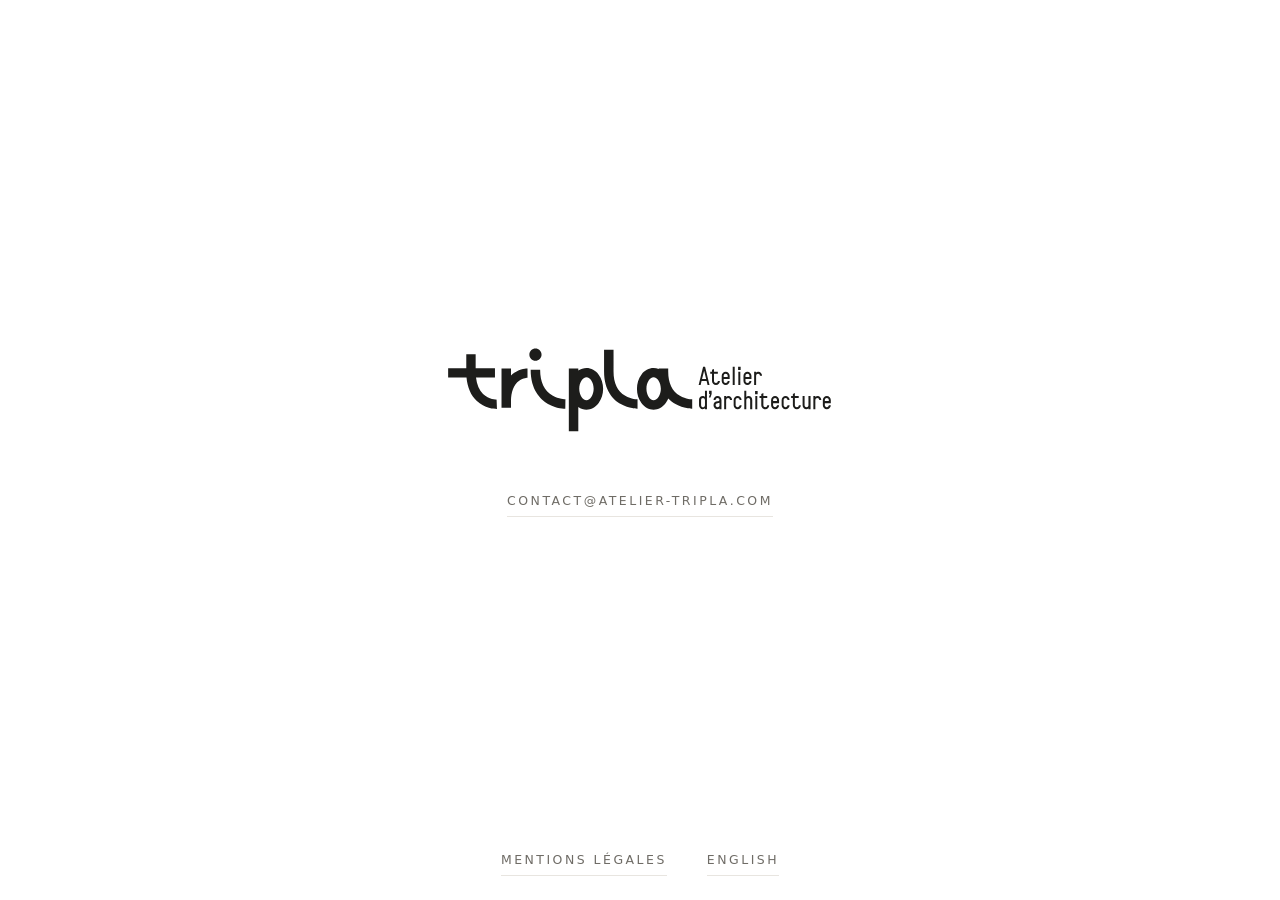
<file: index.html>
<!doctype html>
<html lang="fr">
<meta charset="utf-8">
<meta name="viewport" content="width=device-width, initial-scale=1">
<meta name="theme-color" content="#ffffff">
<title>Tripla — Atelier d'architecture à Nantes</title>
<meta name="description" content="Tripla, atelier d'architecture à Nantes fondé par Anaëlle Allouchery, architecte DE-HMONP inscrite à l'Ordre des architectes. contact@atelier-tripla.com">
<meta property="og:type" content="website">
<meta property="og:title" content="Tripla — Atelier d'architecture à Nantes">
<meta property="og:site_name" content="Tripla — Atelier d'architecture">
<meta property="og:locale" content="fr_FR">
<meta property="og:locale:alternate" content="en_GB">
<meta property="og:description" content="Atelier d'architecture à Nantes fondé par Anaëlle Allouchery, architecte DE-HMONP inscrite à l'Ordre.">
<meta property="og:url" content="https://atelier-tripla.com/">
<meta property="og:image" content="https://atelier-tripla.com/assets/og-tripla.png">
<meta property="og:image:width" content="1200">
<meta property="og:image:height" content="630">
<meta name="twitter:card" content="summary_large_image">
<link rel="alternate" hreflang="fr" href="https://atelier-tripla.com/">
<link rel="alternate" hreflang="en" href="https://atelier-tripla.com/en/">
<link rel="alternate" hreflang="x-default" href="https://atelier-tripla.com/">
<link rel="icon" href="assets/favicon-32.png" sizes="32x32">
<link rel="icon" href="assets/favicon.svg" type="image/svg+xml">
<link rel="apple-touch-icon" href="assets/apple-touch-icon.png">
<link rel="stylesheet" href="assets/style.css">
<script type="speculationrules">
{"prerender": [{"where": {"href_matches": "/*"}, "eagerness": "moderate"}]}
</script>
<script type="application/ld+json">
{
  "@context": "https://schema.org",
  "@type": "ProfessionalService",
  "name": "Tripla — Atelier d'architecture",
  "legalName": "ATELIER TRIPLA",
  "url": "https://atelier-tripla.com/",
  "logo": "https://atelier-tripla.com/assets/logo-tripla.svg",
  "email": "contact@atelier-tripla.com",
  "address": { "@type": "PostalAddress", "streetAddress": "24 rue du 65e Régiment d'Infanterie", "postalCode": "44000", "addressLocality": "Nantes", "addressCountry": "FR" },
  "vatID": "FR62106052962",
  "image": "https://atelier-tripla.com/assets/og-tripla.png",
  "geo": { "@type": "GeoCoordinates", "latitude": 47.2254, "longitude": -1.5501 },
  "founder": { "@type": "Person", "name": "Anaëlle Allouchery", "jobTitle": "Architecte DE-HMONP" }
}
</script>

<body class="accueil">
<main>
<h1><img src="assets/logo-tripla.svg" width="328" height="73" alt="Tripla — Atelier d'architecture" fetchpriority="high"></h1>
<nav>
  <a href="mailto:contact@atelier-tripla.com">contact@atelier-tripla.com</a>
</nav>
</main>
<footer>
  <a href="mentions-legales.html">Mentions légales</a>
  <a href="en/" hreflang="en" lang="en">English</a>
</footer>
</file>
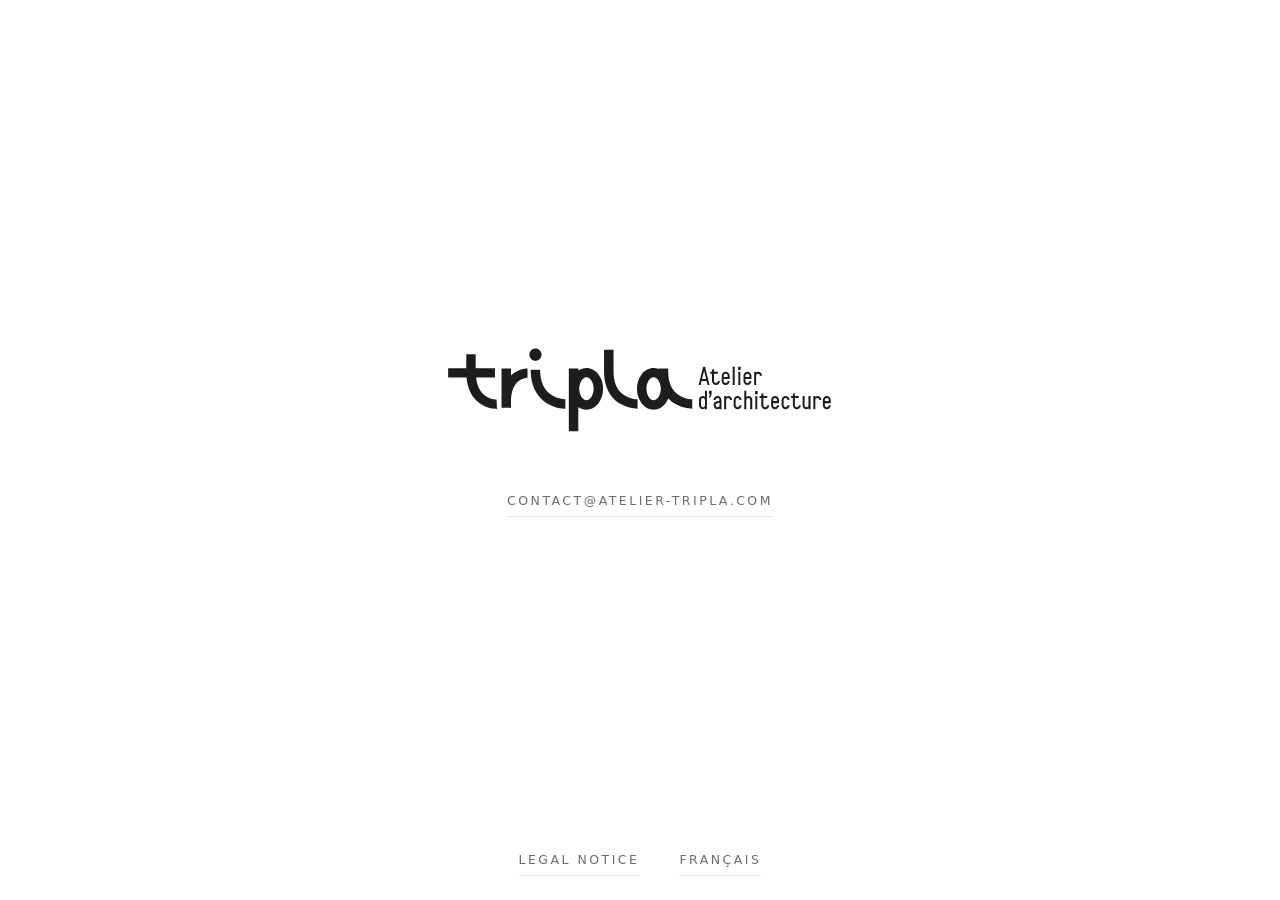
<file: en/index.html>
<!doctype html>
<html lang="en">
<meta charset="utf-8">
<meta name="viewport" content="width=device-width, initial-scale=1">
<meta name="theme-color" content="#ffffff">
<title>Tripla — Architecture studio in Nantes</title>
<meta name="description" content="Tripla, an architecture studio in Nantes, France, founded by Anaëlle Allouchery, a registered architect (DE-HMONP). contact@atelier-tripla.com">
<meta property="og:type" content="website">
<meta property="og:title" content="Tripla — Architecture studio in Nantes">
<meta property="og:site_name" content="Tripla — Atelier d'architecture">
<meta property="og:locale" content="en_GB">
<meta property="og:locale:alternate" content="fr_FR">
<meta property="og:description" content="Architecture studio in Nantes, France, founded by Anaëlle Allouchery, a registered architect (DE-HMONP).">
<meta property="og:url" content="https://atelier-tripla.com/en/">
<meta property="og:image" content="https://atelier-tripla.com/assets/og-tripla.png">
<meta property="og:image:width" content="1200">
<meta property="og:image:height" content="630">
<meta name="twitter:card" content="summary_large_image">
<link rel="alternate" hreflang="fr" href="https://atelier-tripla.com/">
<link rel="alternate" hreflang="en" href="https://atelier-tripla.com/en/">
<link rel="alternate" hreflang="x-default" href="https://atelier-tripla.com/">
<link rel="icon" href="../assets/favicon-32.png" sizes="32x32">
<link rel="icon" href="../assets/favicon.svg" type="image/svg+xml">
<link rel="apple-touch-icon" href="../assets/apple-touch-icon.png">
<link rel="stylesheet" href="../assets/style.css">
<script type="speculationrules">
{"prerender": [{"where": {"href_matches": "/*"}, "eagerness": "moderate"}]}
</script>

<body class="accueil">
<main>
<h1><img src="../assets/logo-tripla.svg" width="328" height="73" alt="Tripla — Atelier d'architecture" fetchpriority="high"></h1>
<nav>
  <a href="mailto:contact@atelier-tripla.com">contact@atelier-tripla.com</a>
</nav>
</main>
<footer>
  <a href="legal-notice.html">Legal notice</a>
  <a href="../" hreflang="fr" lang="fr">Français</a>
</footer>
</file>
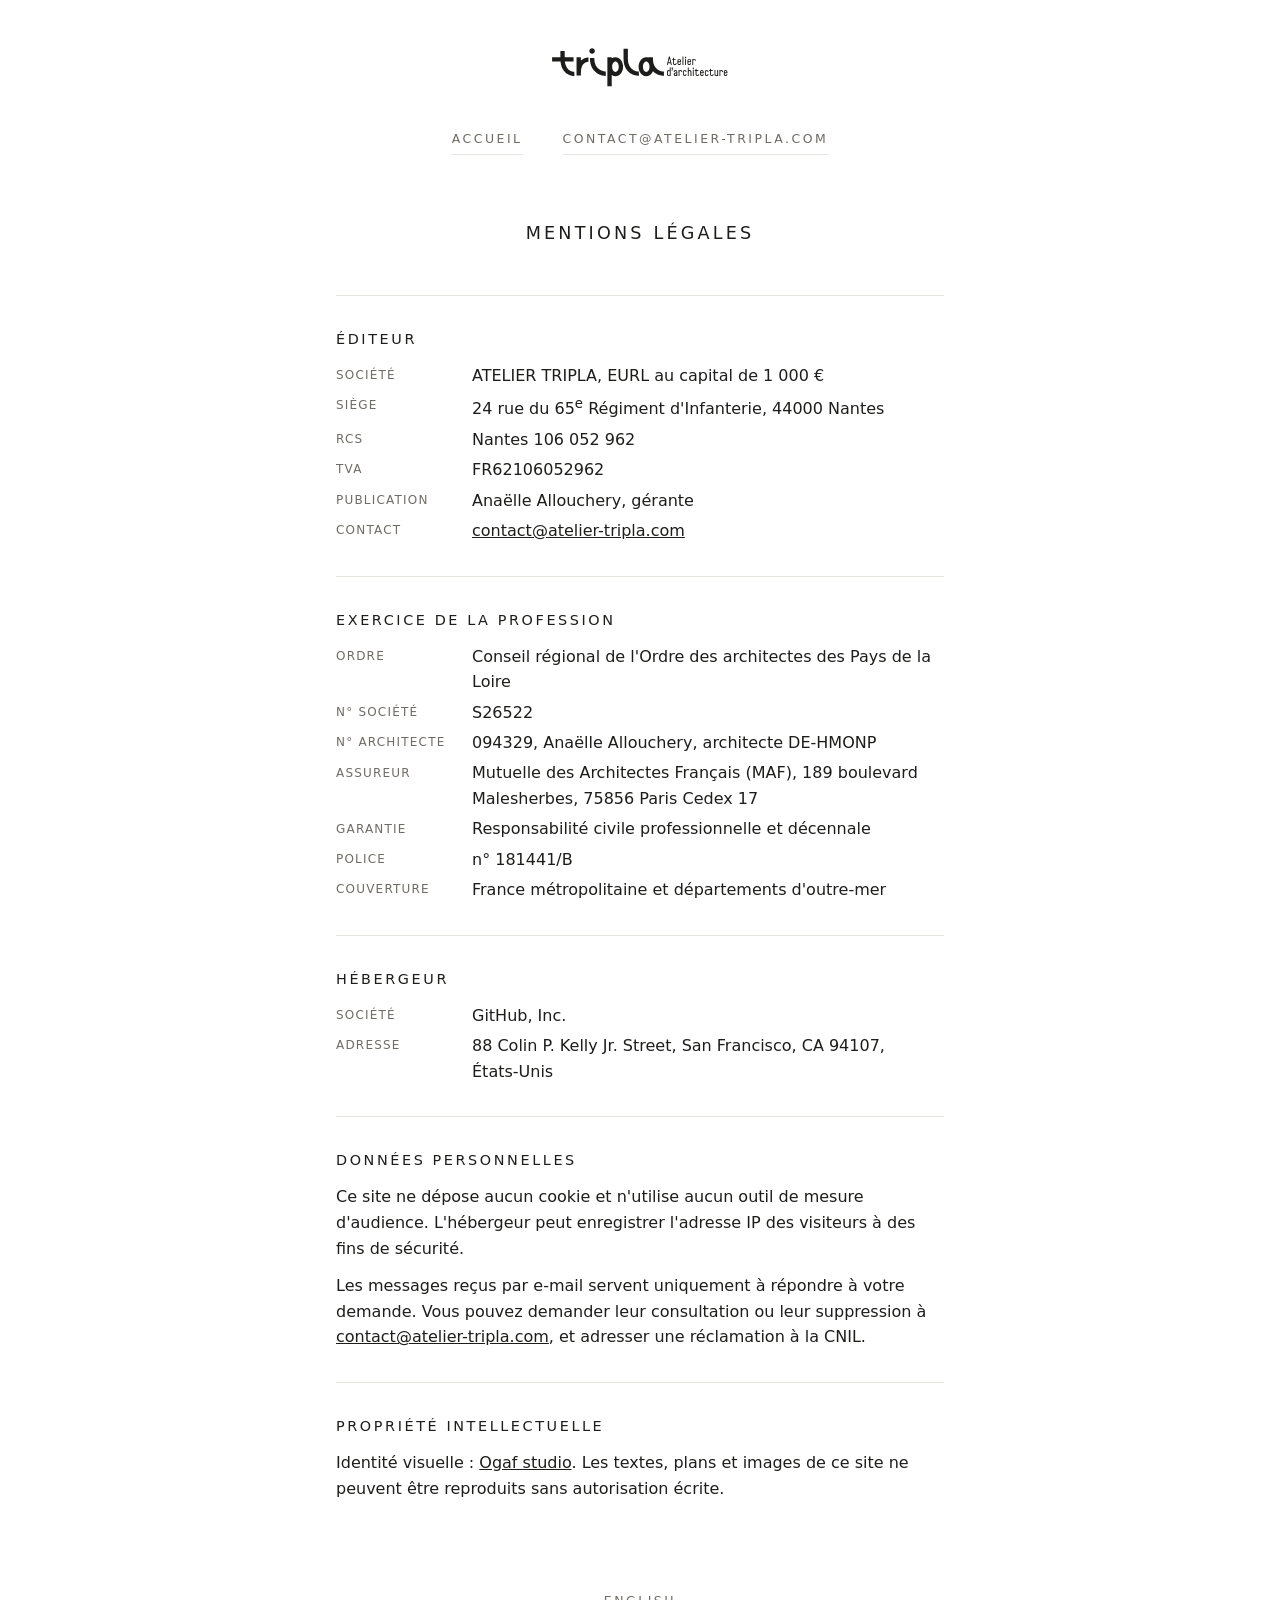
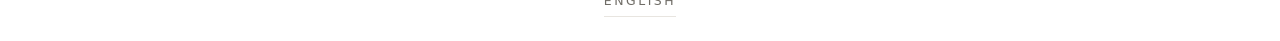
<file: mentions-legales.html>
<!doctype html>
<html lang="fr">
<meta charset="utf-8">
<meta name="viewport" content="width=device-width, initial-scale=1">
<meta name="theme-color" content="#ffffff">
<title>Mentions légales — Tripla, atelier d'architecture</title>
<meta name="robots" content="noindex">
<link rel="icon" href="assets/favicon-32.png" sizes="32x32">
<link rel="icon" href="assets/favicon.svg" type="image/svg+xml">
<link rel="apple-touch-icon" href="assets/apple-touch-icon.png">
<link rel="stylesheet" href="assets/style.css">
<script type="speculationrules">
{"prerender": [{"where": {"href_matches": "/*"}, "eagerness": "moderate"}]}
</script>

<header>
  <a href="./"><img src="assets/logo-tripla.svg" width="328" height="73" alt="Tripla — accueil"></a>
  <nav>
    <a href="./">Accueil</a>
    <a href="mailto:contact@atelier-tripla.com">contact@atelier-tripla.com</a>
  </nav>
</header>

<main class="texte">
  <h1>Mentions légales</h1>

  <h2>Éditeur</h2>
  <dl>
    <dt>Société</dt><dd>ATELIER TRIPLA, EURL au capital de 1&nbsp;000&nbsp;€</dd>
    <dt>Siège</dt><dd>24 rue du 65<sup>e</sup> Régiment d'Infanterie, 44000 Nantes</dd>
    <dt>RCS</dt><dd>Nantes 106&nbsp;052&nbsp;962</dd>
    <dt>TVA</dt><dd>FR62106052962</dd>
    <dt>Publication</dt><dd>Anaëlle Allouchery, gérante</dd>
    <dt>Contact</dt><dd><a href="mailto:contact@atelier-tripla.com">contact@atelier-tripla.com</a></dd>
  </dl>

  <h2>Exercice de la profession</h2>
  <dl>
    <dt>Ordre</dt><dd>Conseil régional de l'Ordre des architectes des Pays de la Loire</dd>
    <dt>N° société</dt><dd>S26522</dd>
    <dt>N° architecte</dt><dd>094329, Anaëlle Allouchery, architecte DE-HMONP</dd>
    <dt>Assureur</dt><dd>Mutuelle des Architectes Français (MAF), 189 boulevard Malesherbes, 75856 Paris Cedex 17</dd>
    <dt>Garantie</dt><dd>Responsabilité civile professionnelle et décennale</dd>
    <dt>Police</dt><dd>n°&nbsp;181441/B</dd>
    <dt>Couverture</dt><dd>France métropolitaine et départements d'outre-mer</dd>
  </dl>

  <h2>Hébergeur</h2>
  <dl>
    <dt>Société</dt><dd>GitHub, Inc.</dd>
    <dt>Adresse</dt><dd>88 Colin P. Kelly Jr. Street, San Francisco, CA 94107, États&#8209;Unis</dd>
  </dl>

  <h2>Données personnelles</h2>
  <p>Ce site ne dépose aucun cookie et n'utilise aucun outil de mesure d'audience. L'hébergeur peut enregistrer l'adresse IP des visiteurs à des fins de sécurité.</p>
  <p>Les messages reçus par e-mail servent uniquement à répondre à votre demande. Vous pouvez demander leur consultation ou leur suppression à <a href="mailto:contact@atelier-tripla.com">contact@atelier-tripla.com</a>, et adresser une réclamation à la CNIL.</p>

  <h2>Propriété intellectuelle</h2>
  <p>Identité visuelle : <a href="https://ogaf.studio/">Ogaf studio</a>. Les textes, plans et images de ce site ne peuvent être reproduits sans autorisation écrite.</p>
</main>

<footer><a href="en/legal-notice.html" hreflang="en" lang="en">English</a></footer>
</file>
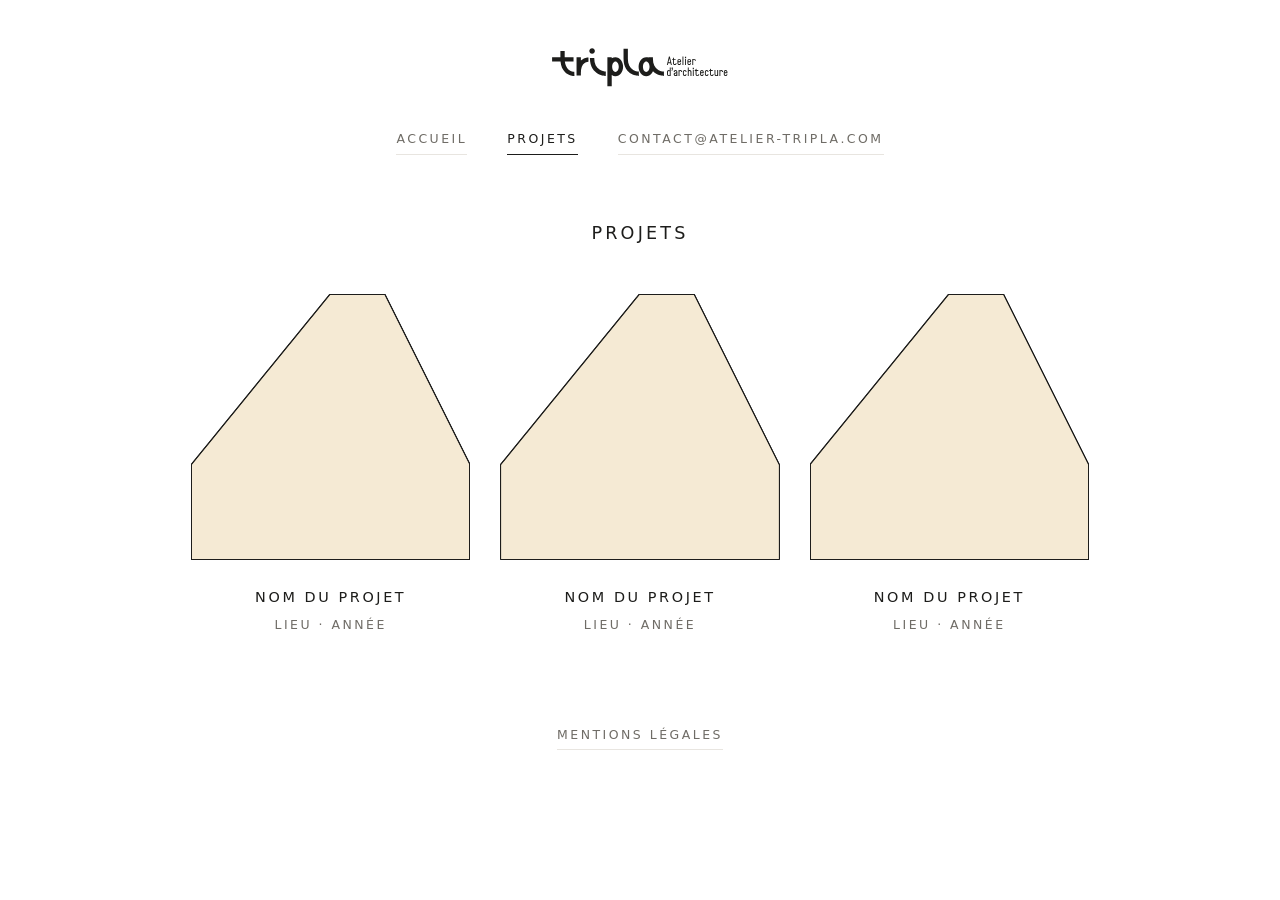
<file: projets.html>
<!doctype html>
<html lang="fr">
<meta charset="utf-8">
<meta name="viewport" content="width=device-width, initial-scale=1">
<meta name="theme-color" content="#ffffff">
<title>Projets — Tripla, atelier d'architecture</title>
<meta name="description" content="Les projets de Tripla, atelier d'architecture à Nantes.">
<meta name="robots" content="noindex">
<link rel="icon" href="assets/favicon-32.png" sizes="32x32">
<link rel="icon" href="assets/favicon.svg" type="image/svg+xml">
<link rel="apple-touch-icon" href="assets/apple-touch-icon.png">
<link rel="stylesheet" href="assets/style.css">
<script type="speculationrules">
{"prerender": [{"where": {"href_matches": "/*"}, "eagerness": "moderate"}]}
</script>

<header>
  <a href="./"><img src="assets/logo-tripla.svg" width="328" height="73" alt="Tripla — accueil"></a>
  <nav>
    <a href="./">Accueil</a>
    <a href="projets.html" aria-current="page">Projets</a>
    <a href="mailto:contact@atelier-tripla.com">contact@atelier-tripla.com</a>
  </nav>
</header>

<main>
  <h1>Projets</h1>

  <ul class="projets">
    <li>
      <a href="projets/projet-exemple.html">
        <figure class="maison"><img src="assets/projets/placeholder.svg" width="1200" height="800" alt=""></figure>
        <h2>Nom du projet</h2>
        <p class="meta">Lieu · Année</p>
      </a>
    </li>
    <li>
      <a href="projets/projet-exemple.html">
        <figure class="maison"><img src="assets/projets/placeholder.svg" width="1200" height="800" alt=""></figure>
        <h2>Nom du projet</h2>
        <p class="meta">Lieu · Année</p>
      </a>
    </li>
    <li>
      <a href="projets/projet-exemple.html">
        <figure class="maison"><img src="assets/projets/placeholder.svg" width="1200" height="800" alt="" loading="lazy" decoding="async"></figure>
        <h2>Nom du projet</h2>
        <p class="meta">Lieu · Année</p>
      </a>
    </li>
  </ul>
</main>

<footer><a href="mentions-legales.html">Mentions légales</a></footer>
</file>
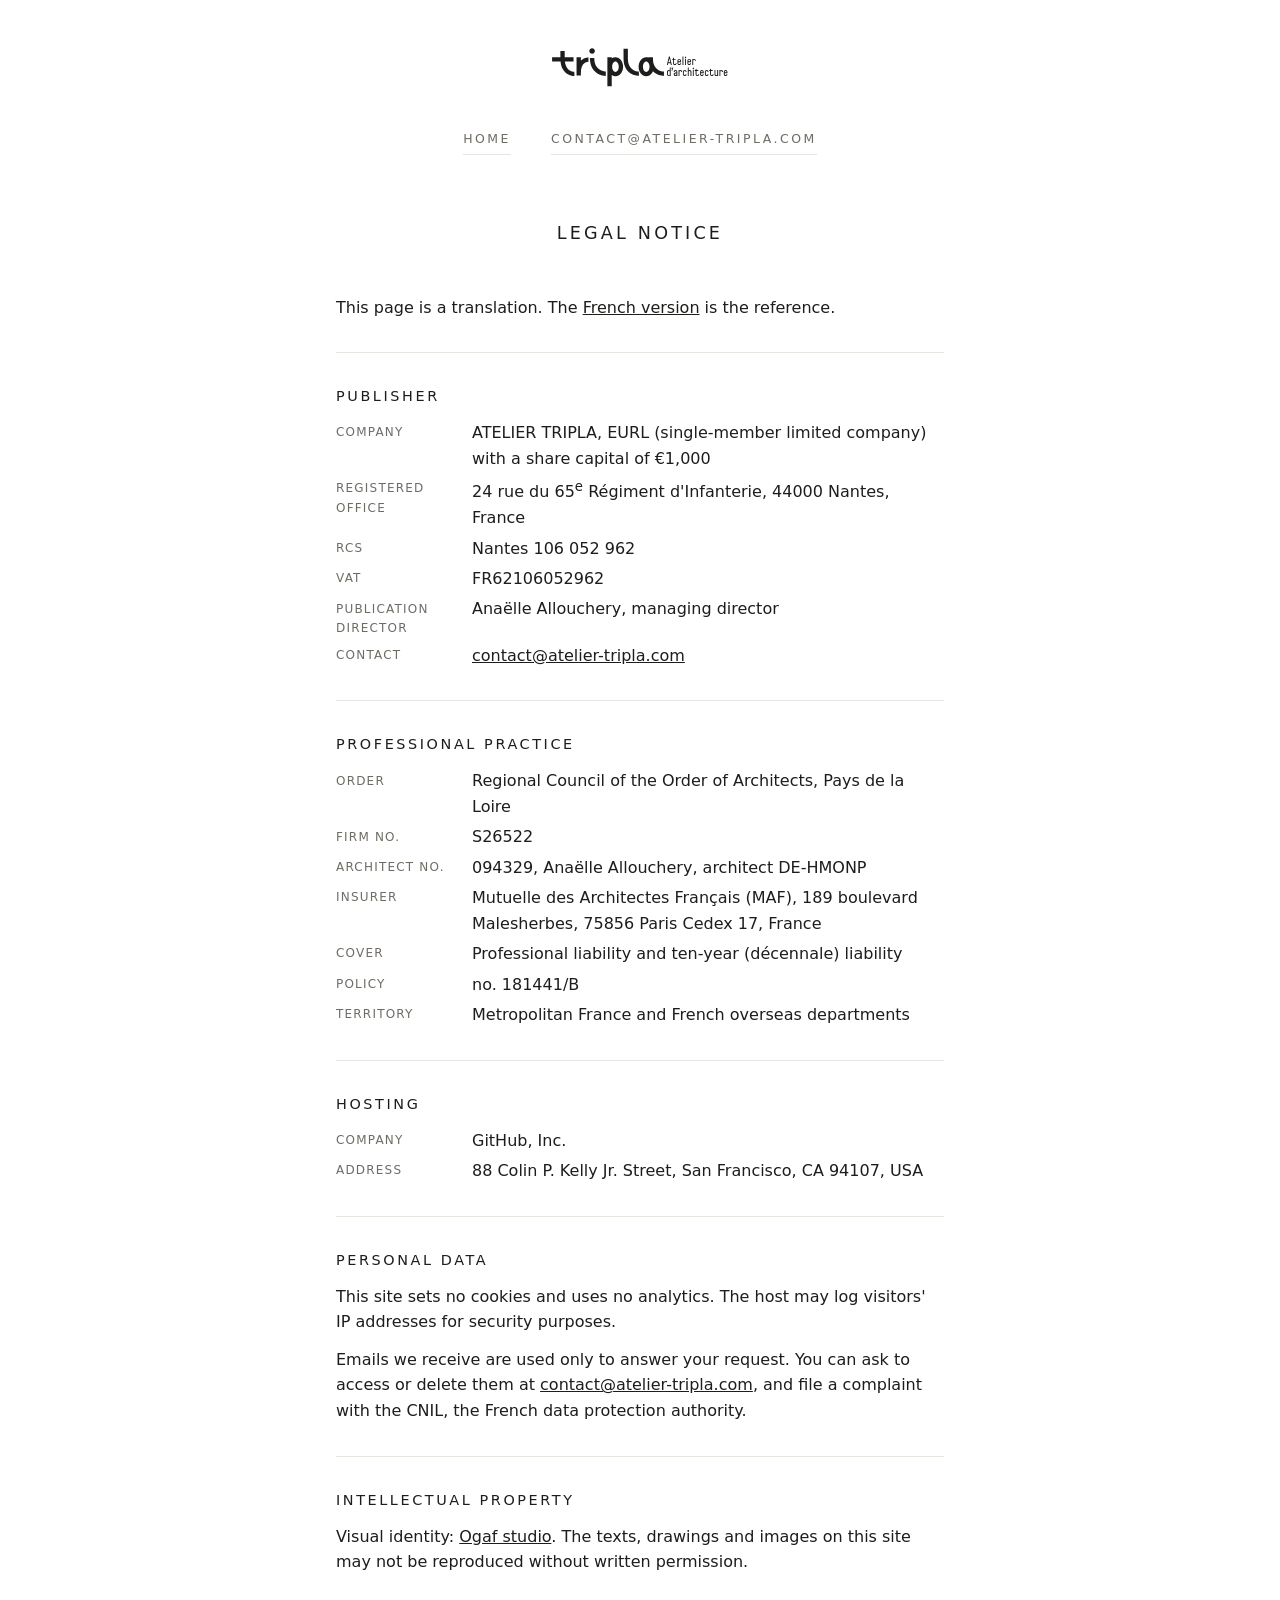
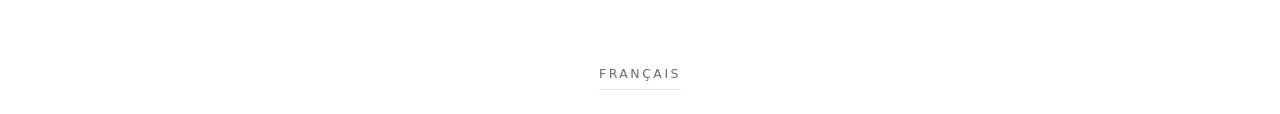
<file: en/legal-notice.html>
<!doctype html>
<html lang="en">
<meta charset="utf-8">
<meta name="viewport" content="width=device-width, initial-scale=1">
<meta name="theme-color" content="#ffffff">
<title>Legal notice — Tripla, architecture studio</title>
<meta name="robots" content="noindex">
<link rel="icon" href="../assets/favicon-32.png" sizes="32x32">
<link rel="icon" href="../assets/favicon.svg" type="image/svg+xml">
<link rel="apple-touch-icon" href="../assets/apple-touch-icon.png">
<link rel="stylesheet" href="../assets/style.css">
<script type="speculationrules">
{"prerender": [{"where": {"href_matches": "/*"}, "eagerness": "moderate"}]}
</script>

<header>
  <a href="./"><img src="../assets/logo-tripla.svg" width="328" height="73" alt="Tripla — home"></a>
  <nav>
    <a href="./">Home</a>
    <a href="mailto:contact@atelier-tripla.com">contact@atelier-tripla.com</a>
  </nav>
</header>

<main class="texte">
  <h1>Legal notice</h1>
  <p>This page is a translation. The <a href="../mentions-legales.html" hreflang="fr" lang="fr">French version</a> is the reference.</p>

  <h2>Publisher</h2>
  <dl>
    <dt>Company</dt><dd>ATELIER TRIPLA, EURL (single-member limited company) with a share capital of €1,000</dd>
    <dt>Registered office</dt><dd>24 rue du 65<sup>e</sup> Régiment d'Infanterie, 44000 Nantes, France</dd>
    <dt>RCS</dt><dd>Nantes 106&nbsp;052&nbsp;962</dd>
    <dt>VAT</dt><dd>FR62106052962</dd>
    <dt>Publication director</dt><dd>Anaëlle Allouchery, managing director</dd>
    <dt>Contact</dt><dd><a href="mailto:contact@atelier-tripla.com">contact@atelier-tripla.com</a></dd>
  </dl>

  <h2>Professional practice</h2>
  <dl>
    <dt>Order</dt><dd>Regional Council of the Order of Architects, Pays de la Loire</dd>
    <dt>Firm no.</dt><dd>S26522</dd>
    <dt>Architect no.</dt><dd>094329, Anaëlle Allouchery, architect DE-HMONP</dd>
    <dt>Insurer</dt><dd>Mutuelle des Architectes Français (MAF), 189 boulevard Malesherbes, 75856 Paris Cedex 17, France</dd>
    <dt>Cover</dt><dd>Professional liability and ten-year (décennale) liability</dd>
    <dt>Policy</dt><dd>no.&nbsp;181441/B</dd>
    <dt>Territory</dt><dd>Metropolitan France and French overseas departments</dd>
  </dl>

  <h2>Hosting</h2>
  <dl>
    <dt>Company</dt><dd>GitHub, Inc.</dd>
    <dt>Address</dt><dd>88 Colin P. Kelly Jr. Street, San Francisco, CA 94107, USA</dd>
  </dl>

  <h2>Personal data</h2>
  <p>This site sets no cookies and uses no analytics. The host may log visitors' IP addresses for security purposes.</p>
  <p>Emails we receive are used only to answer your request. You can ask to access or delete them at <a href="mailto:contact@atelier-tripla.com">contact@atelier-tripla.com</a>, and file a complaint with the CNIL, the French data protection authority.</p>

  <h2>Intellectual property</h2>
  <p>Visual identity: <a href="https://ogaf.studio/">Ogaf studio</a>. The texts, drawings and images on this site may not be reproduced without written permission.</p>
</main>

<footer><a href="../mentions-legales.html" hreflang="fr" lang="fr">Français</a></footer>
</file>
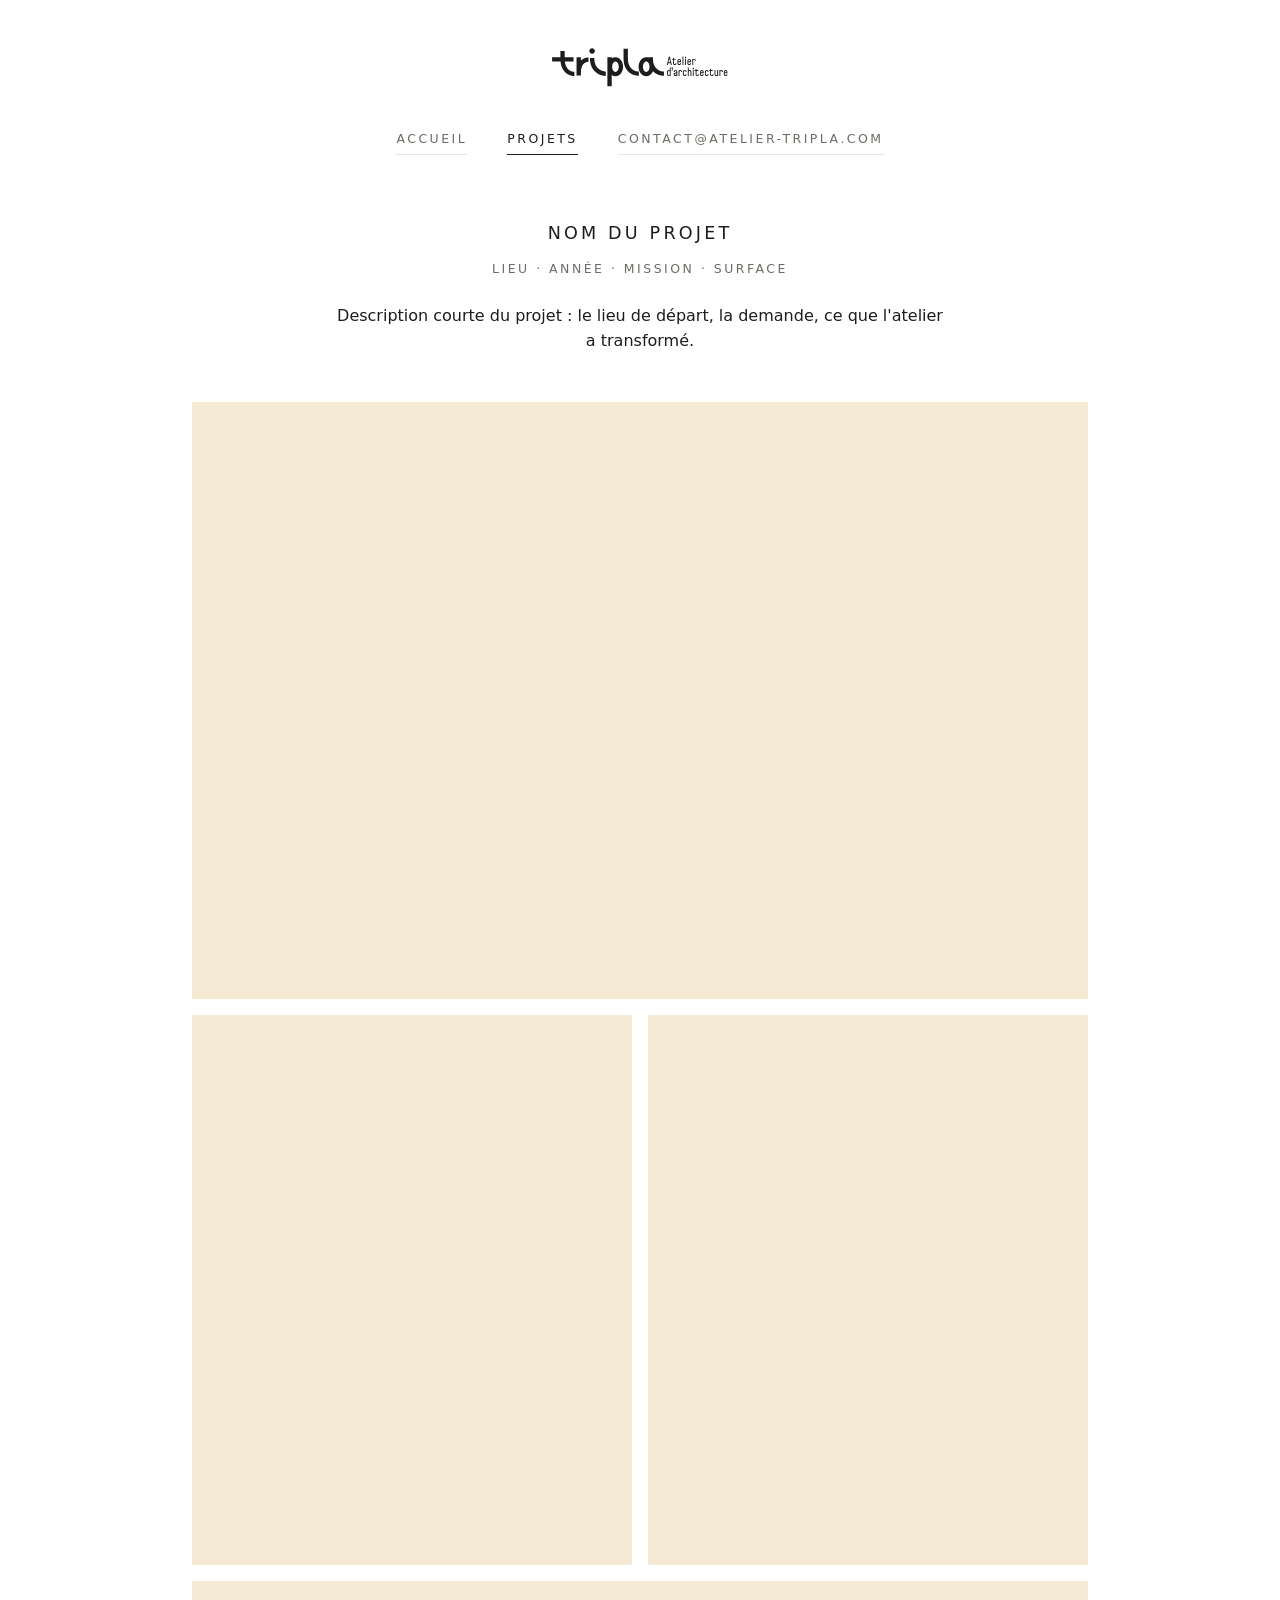
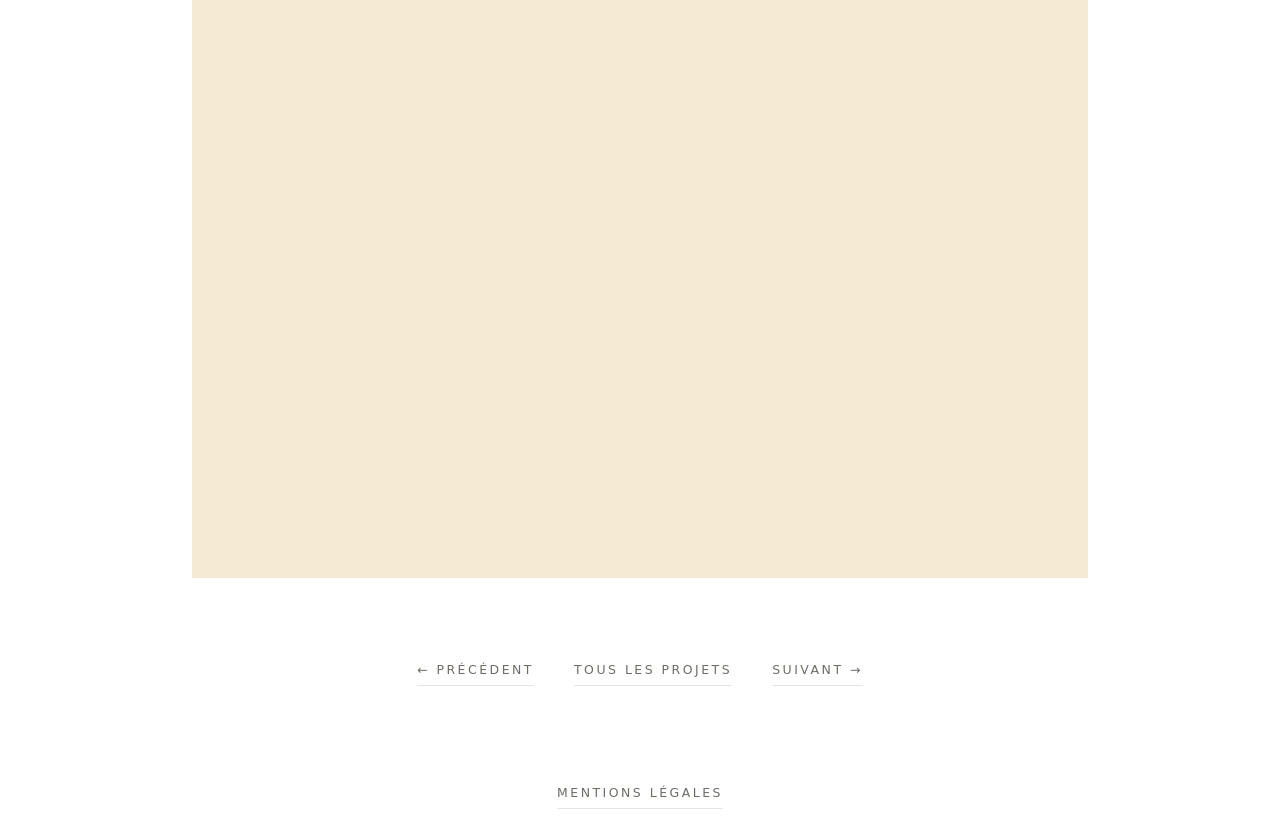
<file: projets/projet-exemple.html>
<!doctype html>
<html lang="fr">
<meta charset="utf-8">
<meta name="viewport" content="width=device-width, initial-scale=1">
<meta name="theme-color" content="#ffffff">
<title>Nom du projet — Tripla, atelier d'architecture</title>
<meta name="description" content="Nom du projet, Lieu. Description courte du projet.">
<meta name="robots" content="noindex">
<link rel="icon" href="../assets/favicon-32.png" sizes="32x32">
<link rel="icon" href="../assets/favicon.svg" type="image/svg+xml">
<link rel="apple-touch-icon" href="../assets/apple-touch-icon.png">
<link rel="stylesheet" href="../assets/style.css">
<script type="speculationrules">
{"prerender": [{"where": {"href_matches": "/*"}, "eagerness": "moderate"}]}
</script>

<header>
  <a href="../"><img src="../assets/logo-tripla.svg" width="328" height="73" alt="Tripla — accueil"></a>
  <nav>
    <a href="../">Accueil</a>
    <a href="../projets.html" aria-current="true">Projets</a>
    <a href="mailto:contact@atelier-tripla.com">contact@atelier-tripla.com</a>
  </nav>
</header>

<main class="projet">
  <h1>Nom du projet</h1>
  <p class="meta">Lieu · Année · Mission · Surface</p>
  <p>Description courte du projet : le lieu de départ, la demande, ce que l'atelier a transformé.</p>

  <div class="photos">
    <img src="../assets/projets/placeholder.svg" width="1200" height="800" alt="Séjour traversant vu depuis le jardin" fetchpriority="high">
    <div class="paire">
      <img src="../assets/projets/placeholder-vertical.svg" width="800" height="1000" alt="Escalier en chêne, vue depuis l'entrée" loading="lazy" decoding="async">
      <img src="../assets/projets/placeholder-vertical.svg" width="800" height="1000" alt="Cuisine ouverte sur la terrasse" loading="lazy" decoding="async">
    </div>
    <img src="../assets/projets/placeholder.svg" width="1200" height="800" alt="Chambre sous la charpente conservée" loading="lazy" decoding="async">
  </div>

  <nav aria-label="Autres projets">
    <a href="projet-exemple.html"><span aria-hidden="true">←</span> Précédent</a>
    <a href="../projets.html">Tous les projets</a>
    <a href="projet-exemple.html">Suivant <span aria-hidden="true">→</span></a>
  </nav>
</main>

<footer><a href="../mentions-legales.html">Mentions légales</a></footer>
</file>
<file: assets/style.css>
body { margin: 0; padding: 1.5rem; font-family: system-ui, sans-serif; line-height: 1.6; color: #1d1d1b; background: #fff; -webkit-text-size-adjust: 100%; text-size-adjust: 100%; }
img { display: block; max-width: 100%; height: auto; }
h1, h2 { margin: 0; font-weight: 400; text-transform: uppercase; letter-spacing: 0.18em; }
h1 { font-size: 1.1rem; }
h2 { font-size: 0.9rem; }
p { margin: 0; }

/* Marges plutôt que gap : Safari < 14.1 ignore gap en flex */
nav, footer { display: flex; flex-wrap: wrap; justify-content: center; margin: -0.5rem -1.25rem; }
nav a, footer a, .meta { color: #6f6c66; font-size: 0.78rem; letter-spacing: 0.2em; text-transform: uppercase; }
nav a, footer a { display: inline-block; margin: 0.5rem 1.25rem; padding: 0.6rem 0 0.3rem; text-decoration: none; border-bottom: 1px solid #e8e5e0; }
nav a:hover, footer a:hover, [aria-current] { color: #1d1d1b; border-color: #1d1d1b; }
footer { padding-top: 5rem; }

/* Accueil */
.accueil { min-height: 100vh; min-height: 100dvh; box-sizing: border-box; display: grid; grid-template-rows: 1fr auto; }
.accueil main { align-self: center; display: grid; justify-items: center; gap: clamp(2rem, 8vw, 3rem); }
.accueil h1 { margin: 0; }
.accueil h1 img { width: min(24rem, 100vw - 3rem); }
.accueil footer { padding-top: 0; }
.accueil nav p { flex-basis: 100%; text-align: center; }

/* Pages intérieures */
header { display: grid; justify-items: center; gap: 2rem; padding-block: 1.5rem 4rem; }
header img { width: 11rem; }
main { max-width: 56rem; margin-inline: auto; }
main h1 { text-align: center; margin-bottom: 3rem; }

/* Projets : masque maison et contour issus de la charte graphique */
.projets { list-style: none; margin: 0; padding: 0; display: grid; grid-template-columns: repeat(auto-fill, minmax(15rem, 1fr)); gap: 3.5rem 2rem; }
.projets a { display: grid; gap: 0.4rem; text-align: center; color: inherit; text-decoration: none; }
.projets h2 { margin-top: 1.25rem; }
.maison { margin: 0; filter: drop-shadow(1px 0 #1d1d1b) drop-shadow(-1px 0 #1d1d1b) drop-shadow(0 1px #1d1d1b) drop-shadow(0 -1px #1d1d1b); }
.maison img { width: 100%; aspect-ratio: 130 / 124; object-fit: cover; background: #f5ead4; clip-path: polygon(50% 0, 69.3% 0, 100% 64.4%, 100% 100%, 0 100%, 0 64.4%); transition: transform 0.4s; }
.projets a:hover img { transform: scale(1.03); }
.projets a:hover .meta { color: #1d1d1b; }

/* Page projet */
.projet h1 { margin-bottom: 0.75rem; }
.projet > p { max-width: 38rem; margin-inline: auto; text-align: center; }
.projet > p + p { margin-top: 1.5rem; }
.photos { display: grid; gap: 1rem; margin-top: 3rem; }
.photos img { width: 100%; background: #f5ead4; }
.paire { display: grid; gap: 1rem; }
@media (min-width: 40rem) { .paire { grid-template-columns: 1fr 1fr; } }
.projet nav { margin-top: 4rem; }

@media (prefers-reduced-motion: reduce) { .maison img { transition: none; } }

/* Mentions légales */
.texte { max-width: 38rem; }
.texte a { color: inherit; }
.texte h2 { margin: 2rem 0 0.75rem; padding-top: 2rem; border-top: 1px solid #e8e5e0; }
.texte p + p { margin-top: 0.75rem; }
.texte dl { display: grid; grid-template-columns: 7.5rem 1fr; gap: 0.3rem 1rem; margin: 0; }
.texte dt { color: #6f6c66; font-size: 0.75rem; letter-spacing: 0.1em; text-transform: uppercase; padding-top: 0.2rem; }
.texte dd { margin: 0; }

/* Fondu entre les pages, ignoré par les navigateurs qui ne le gèrent pas */
@view-transition { navigation: auto; }
@media (prefers-reduced-motion: reduce) { @view-transition { navigation: none; } }
</file>
